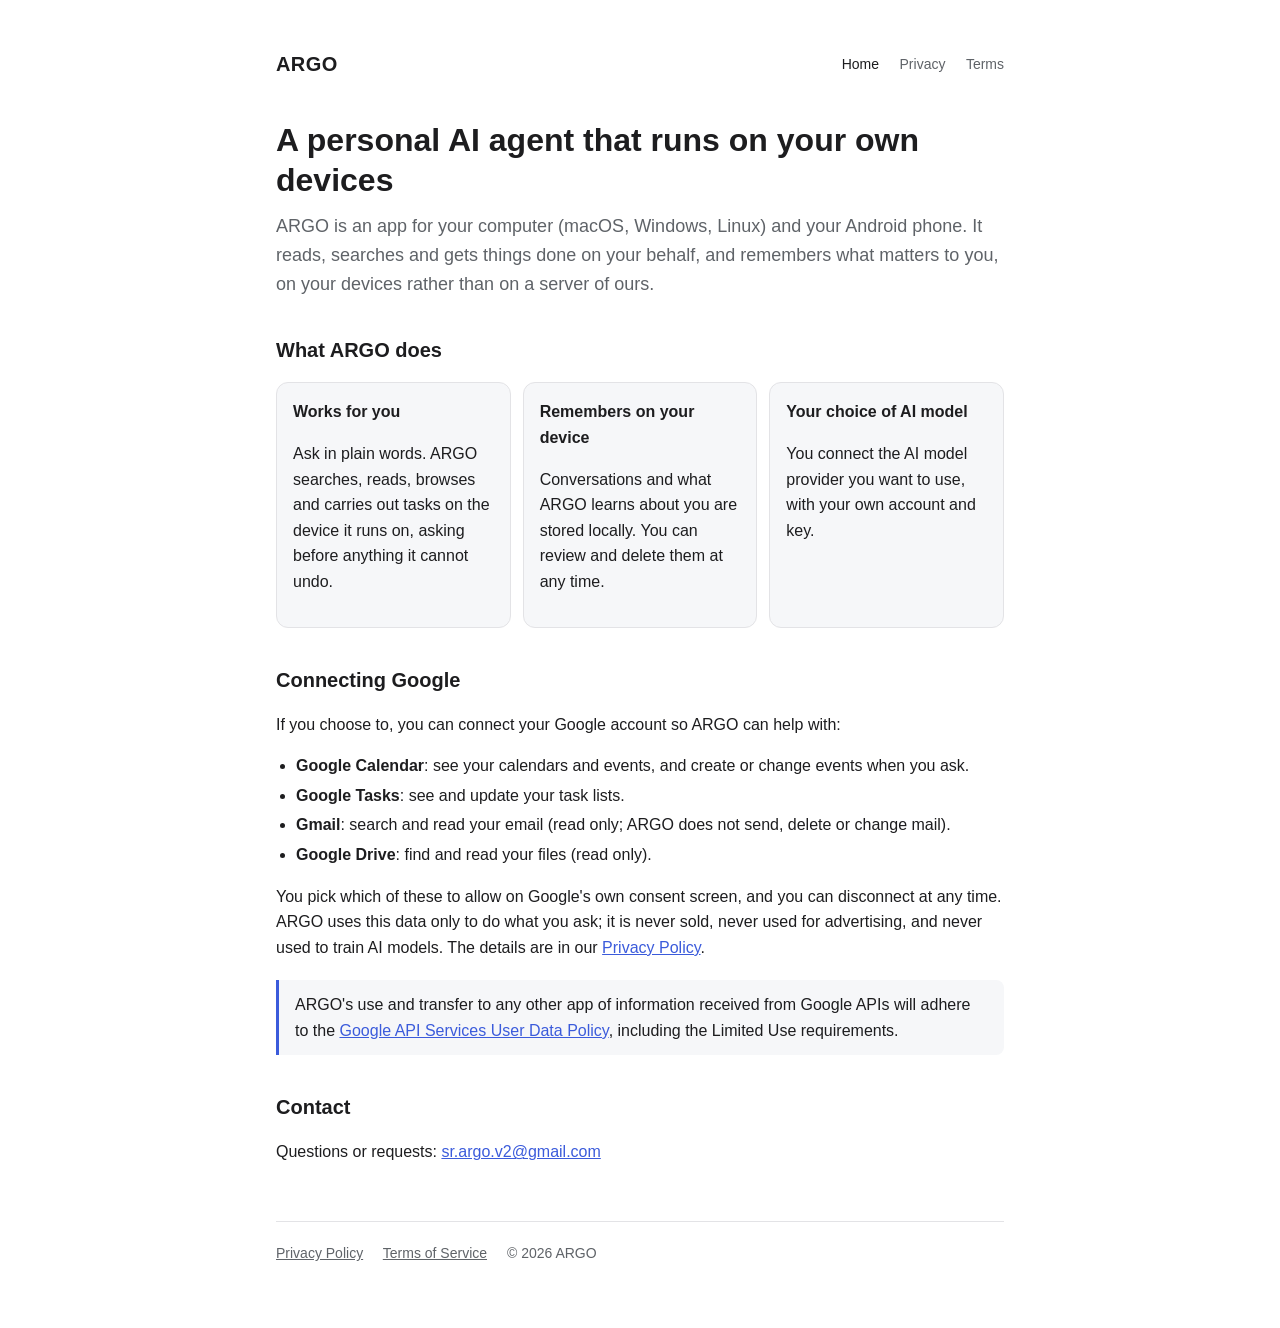
<file: index.html>
<!doctype html>
<html lang="en">
<head>
  <meta charset="utf-8">
  <meta name="viewport" content="width=device-width, initial-scale=1">
  <title>ARGO — a personal AI agent for your computer and phone</title>
  <meta name="description" content="ARGO is a personal AI agent that runs on your own computer and Android phone. It works with your Google Calendar, Tasks, Gmail and Drive when you connect them, and keeps your data on your devices.">
  <link rel="stylesheet" href="style.css">
</head>
<body>
<main>
  <header class="site">
    <a class="brand" href="./">ARGO</a>
    <nav>
      <a href="./" aria-current="page">Home</a>
      <a href="privacy.html">Privacy</a>
      <a href="terms.html">Terms</a>
    </nav>
  </header>

  <h1>A personal AI agent that runs on your own devices</h1>
  <p class="lead">ARGO is an app for your computer (macOS, Windows, Linux) and your Android phone. It reads, searches and gets things done on your behalf, and remembers what matters to you, on your devices rather than on a server of ours.</p>

  <h2>What ARGO does</h2>
  <div class="cards">
    <div class="card"><h3>Works for you</h3><p>Ask in plain words. ARGO searches, reads, browses and carries out tasks on the device it runs on, asking before anything it cannot undo.</p></div>
    <div class="card"><h3>Remembers on your device</h3><p>Conversations and what ARGO learns about you are stored locally. You can review and delete them at any time.</p></div>
    <div class="card"><h3>Your choice of AI model</h3><p>You connect the AI model provider you want to use, with your own account and key.</p></div>
  </div>

  <h2>Connecting Google</h2>
  <p>If you choose to, you can connect your Google account so ARGO can help with:</p>
  <ul>
    <li><strong>Google Calendar</strong>: see your calendars and events, and create or change events when you ask.</li>
    <li><strong>Google Tasks</strong>: see and update your task lists.</li>
    <li><strong>Gmail</strong>: search and read your email (read only; ARGO does not send, delete or change mail).</li>
    <li><strong>Google Drive</strong>: find and read your files (read only).</li>
  </ul>
  <p>You pick which of these to allow on Google's own consent screen, and you can disconnect at any time. ARGO uses this data only to do what you ask; it is never sold, never used for advertising, and never used to train AI models. The details are in our <a href="privacy.html">Privacy Policy</a>.</p>

  <div class="notice">ARGO's use and transfer to any other app of information received from Google APIs will adhere to the <a href="https://developers.google.com/terms/api-services-user-data-policy">Google API Services User Data Policy</a>, including the Limited Use requirements.</div>

  <h2>Contact</h2>
  <p>Questions or requests: <a href="mailto:sr.argo.v2@gmail.com">sr.argo.v2@gmail.com</a></p>

  <footer>
    <a href="privacy.html">Privacy Policy</a>
    <a href="terms.html">Terms of Service</a>
    <span>© 2026 ARGO</span>
  </footer>
</main>
</body>
</html>
</file>
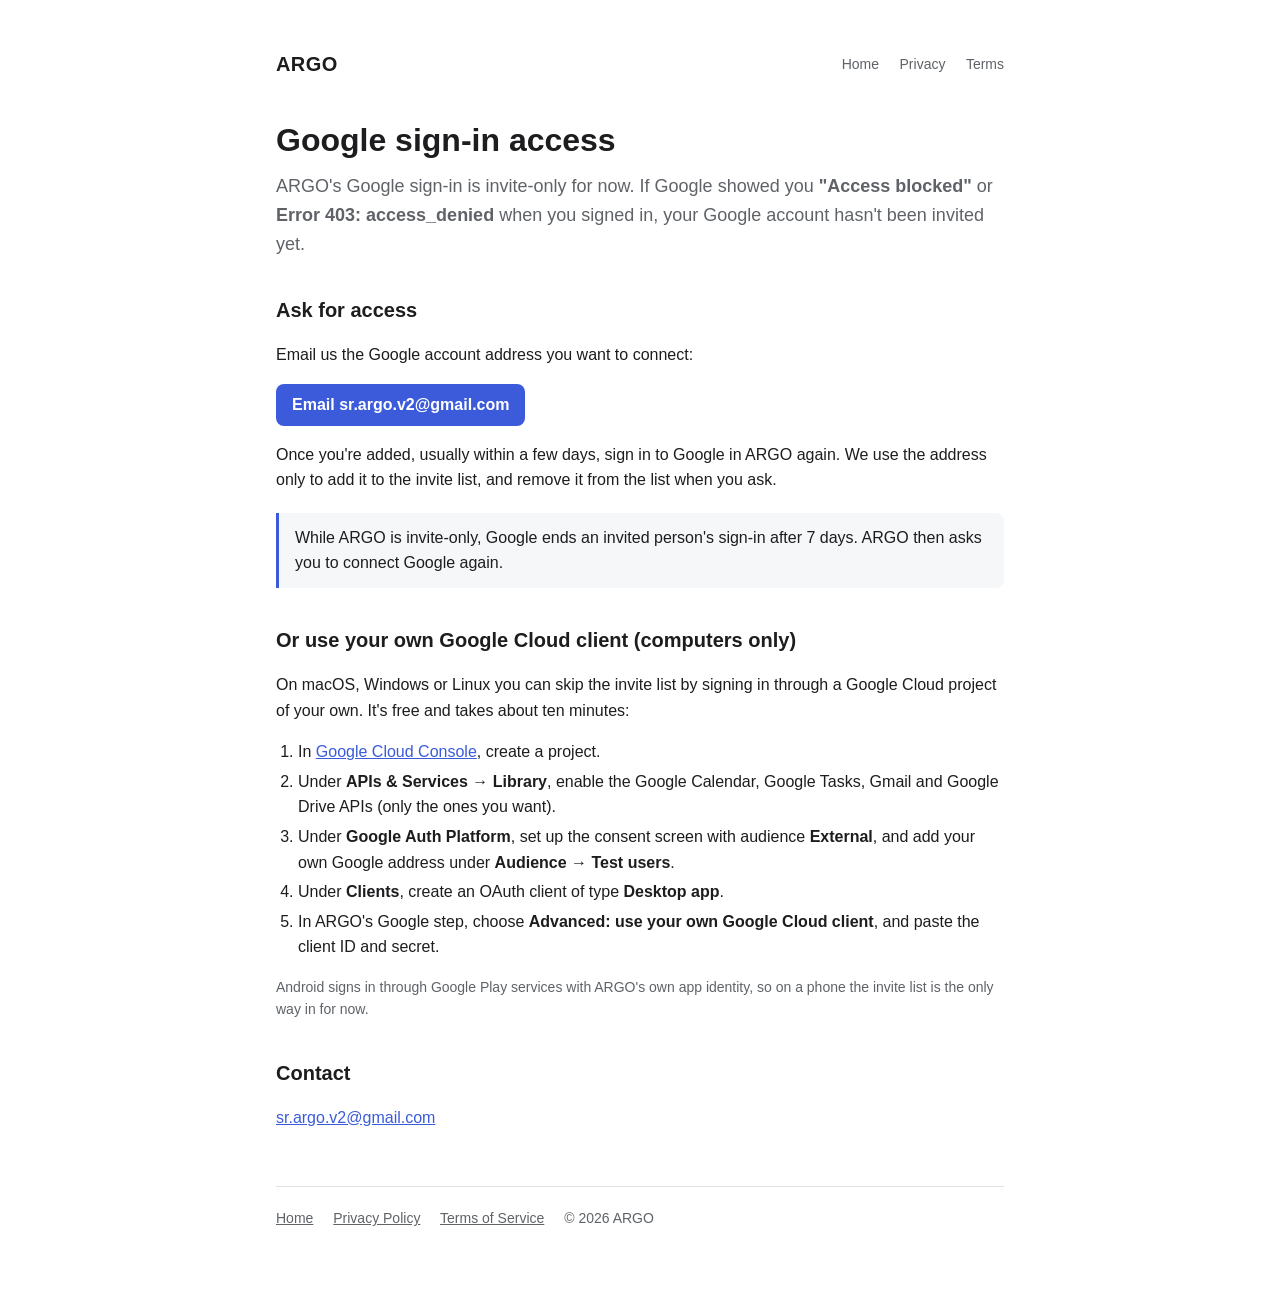
<file: access.html>
<!doctype html>
<html lang="en">
<head>
  <meta charset="utf-8">
  <meta name="viewport" content="width=device-width, initial-scale=1">
  <title>ARGO Google Access</title>
  <meta name="description" content="ARGO's Google sign-in is invite-only for now. How to ask for access, or use your own Google Cloud client instead.">
  <link rel="stylesheet" href="style.css">
</head>
<body>
<main>
  <header class="site">
    <a class="brand" href="./">ARGO</a>
    <nav>
      <a href="./">Home</a>
      <a href="privacy.html">Privacy</a>
      <a href="terms.html">Terms</a>
    </nav>
  </header>

  <h1>Google sign-in access</h1>
  <p class="lead">ARGO's Google sign-in is invite-only for now. If Google showed you <strong>"Access blocked"</strong> or <strong>Error 403: access_denied</strong> when you signed in, your Google account hasn't been invited yet.</p>

  <h2>Ask for access</h2>
  <p>Email us the Google account address you want to connect:</p>
  <p><a class="button" href="mailto:sr.argo.v2@gmail.com?subject=ARGO%20Google%20access&amp;body=Please%20invite%20this%20Google%20account%20to%20ARGO%27s%20Google%20sign-in%3A%20">Email sr.argo.v2@gmail.com</a></p>
  <p>Once you're added, usually within a few days, sign in to Google in ARGO again. We use the address only to add it to the invite list, and remove it from the list when you ask.</p>

  <div class="notice">While ARGO is invite-only, Google ends an invited person's sign-in after 7 days. ARGO then asks you to connect Google again.</div>

  <h2>Or use your own Google Cloud client (computers only)</h2>
  <p>On macOS, Windows or Linux you can skip the invite list by signing in through a Google Cloud project of your own. It's free and takes about ten minutes:</p>
  <ol>
    <li>In <a href="https://console.cloud.google.com/">Google Cloud Console</a>, create a project.</li>
    <li>Under <strong>APIs &amp; Services → Library</strong>, enable the Google Calendar, Google Tasks, Gmail and Google Drive APIs (only the ones you want).</li>
    <li>Under <strong>Google Auth Platform</strong>, set up the consent screen with audience <strong>External</strong>, and add your own Google address under <strong>Audience → Test users</strong>.</li>
    <li>Under <strong>Clients</strong>, create an OAuth client of type <strong>Desktop app</strong>.</li>
    <li>In ARGO's Google step, choose <strong>Advanced: use your own Google Cloud client</strong>, and paste the client ID and secret.</li>
  </ol>
  <p class="muted">Android signs in through Google Play services with ARGO's own app identity, so on a phone the invite list is the only way in for now.</p>

  <h2>Contact</h2>
  <p><a href="mailto:sr.argo.v2@gmail.com">sr.argo.v2@gmail.com</a></p>

  <footer>
    <a href="./">Home</a>
    <a href="privacy.html">Privacy Policy</a>
    <a href="terms.html">Terms of Service</a>
    <span>© 2026 ARGO</span>
  </footer>
</main>
</body>
</html>
</file>
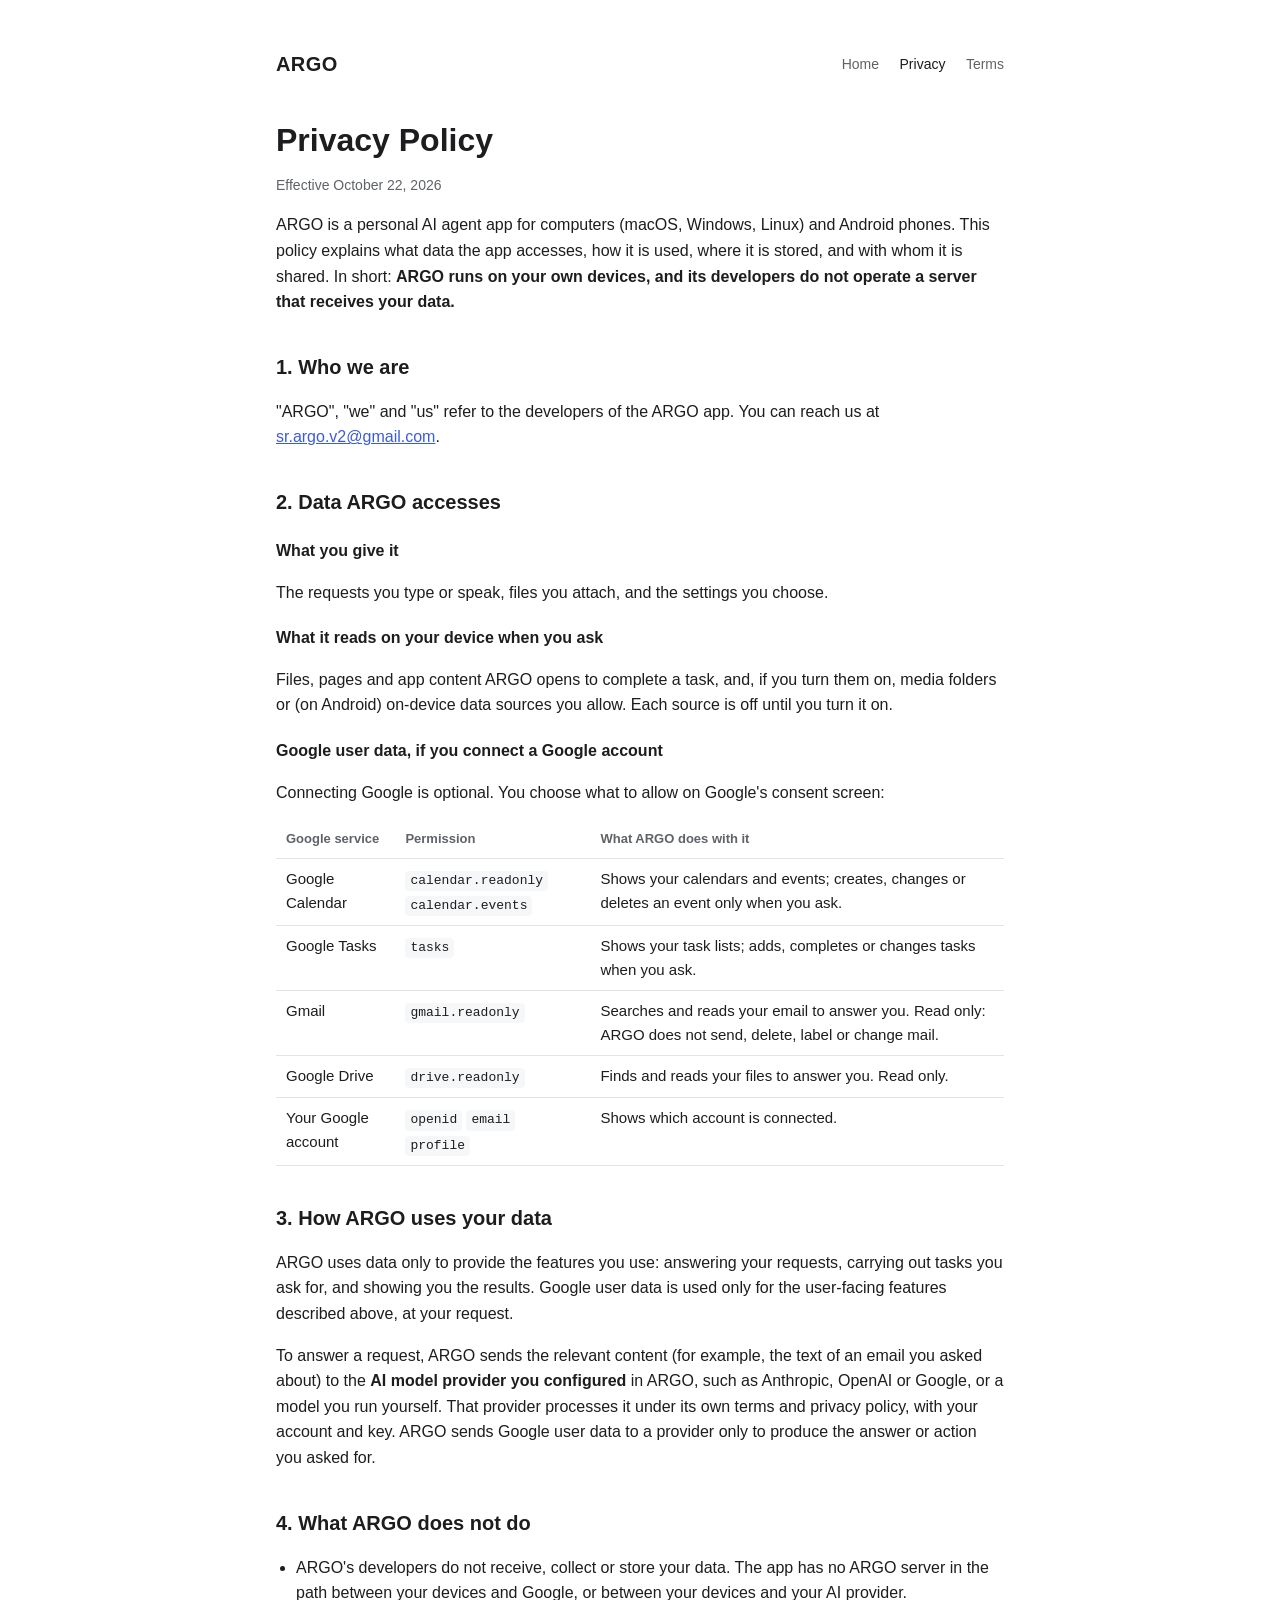
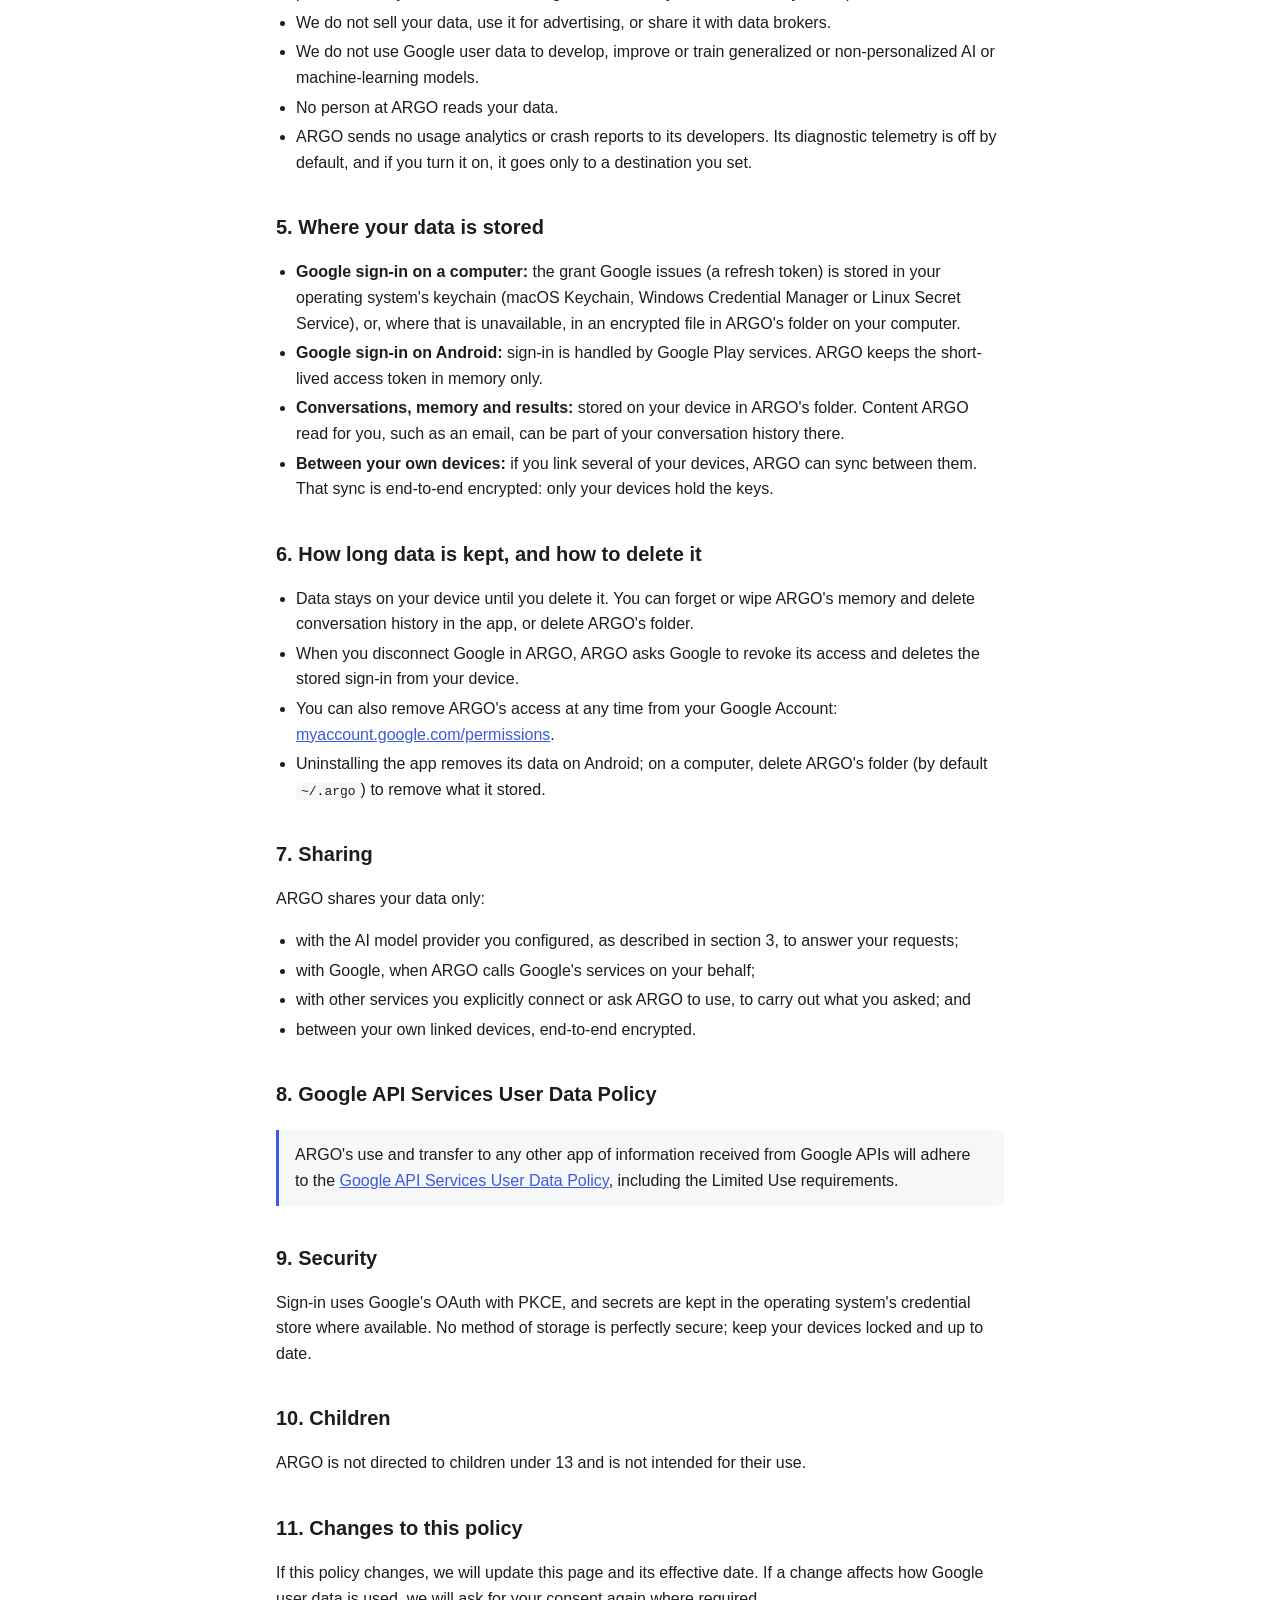
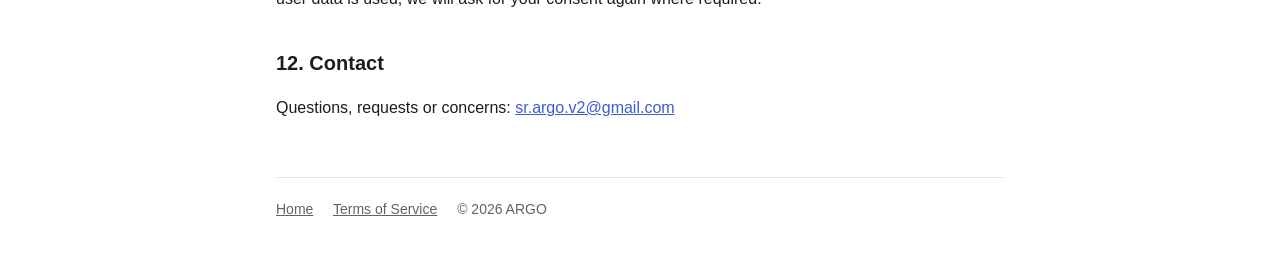
<file: privacy.html>
<!doctype html>
<html lang="en">
<head>
  <meta charset="utf-8">
  <meta name="viewport" content="width=device-width, initial-scale=1">
  <title>ARGO Privacy Policy</title>
  <meta name="description" content="How the ARGO app for desktop and Android accesses, uses, stores and shares your data, including data from Google APIs.">
  <link rel="stylesheet" href="style.css">
</head>
<body>
<main>
  <header class="site">
    <a class="brand" href="./">ARGO</a>
    <nav>
      <a href="./">Home</a>
      <a href="privacy.html" aria-current="page">Privacy</a>
      <a href="terms.html">Terms</a>
    </nav>
  </header>

  <h1>Privacy Policy</h1>
  <p class="muted">Effective October 22, 2026</p>

  <p>ARGO is a personal AI agent app for computers (macOS, Windows, Linux) and Android phones. This policy explains what data the app accesses, how it is used, where it is stored, and with whom it is shared. In short: <strong>ARGO runs on your own devices, and its developers do not operate a server that receives your data.</strong></p>

  <h2>1. Who we are</h2>
  <p>"ARGO", "we" and "us" refer to the developers of the ARGO app. You can reach us at <a href="mailto:sr.argo.v2@gmail.com">sr.argo.v2@gmail.com</a>.</p>

  <h2>2. Data ARGO accesses</h2>
  <h3>What you give it</h3>
  <p>The requests you type or speak, files you attach, and the settings you choose.</p>
  <h3>What it reads on your device when you ask</h3>
  <p>Files, pages and app content ARGO opens to complete a task, and, if you turn them on, media folders or (on Android) on-device data sources you allow. Each source is off until you turn it on.</p>
  <h3>Google user data, if you connect a Google account</h3>
  <p>Connecting Google is optional. You choose what to allow on Google's consent screen:</p>
  <table>
    <thead><tr><th>Google service</th><th>Permission</th><th>What ARGO does with it</th></tr></thead>
    <tbody>
      <tr><td>Google Calendar</td><td><code>calendar.<wbr>readonly</code> <code>calendar.<wbr>events</code></td><td>Shows your calendars and events; creates, changes or deletes an event only when you ask.</td></tr>
      <tr><td>Google Tasks</td><td><code>tasks</code></td><td>Shows your task lists; adds, completes or changes tasks when you ask.</td></tr>
      <tr><td>Gmail</td><td><code>gmail.<wbr>readonly</code></td><td>Searches and reads your email to answer you. Read only: ARGO does not send, delete, label or change mail.</td></tr>
      <tr><td>Google Drive</td><td><code>drive.<wbr>readonly</code></td><td>Finds and reads your files to answer you. Read only.</td></tr>
      <tr><td>Your Google account</td><td><code>openid</code> <code>email</code> <code>profile</code></td><td>Shows which account is connected.</td></tr>
    </tbody>
  </table>

  <h2>3. How ARGO uses your data</h2>
  <p>ARGO uses data only to provide the features you use: answering your requests, carrying out tasks you ask for, and showing you the results. Google user data is used only for the user-facing features described above, at your request.</p>
  <p>To answer a request, ARGO sends the relevant content (for example, the text of an email you asked about) to the <strong>AI model provider you configured</strong> in ARGO, such as Anthropic, OpenAI or Google, or a model you run yourself. That provider processes it under its own terms and privacy policy, with your account and key. ARGO sends Google user data to a provider only to produce the answer or action you asked for.</p>

  <h2>4. What ARGO does not do</h2>
  <ul>
    <li>ARGO's developers do not receive, collect or store your data. The app has no ARGO server in the path between your devices and Google, or between your devices and your AI provider.</li>
    <li>We do not sell your data, use it for advertising, or share it with data brokers.</li>
    <li>We do not use Google user data to develop, improve or train generalized or non-personalized AI or machine-learning models.</li>
    <li>No person at ARGO reads your data.</li>
    <li>ARGO sends no usage analytics or crash reports to its developers. Its diagnostic telemetry is off by default, and if you turn it on, it goes only to a destination you set.</li>
  </ul>

  <h2>5. Where your data is stored</h2>
  <ul>
    <li><strong>Google sign-in on a computer:</strong> the grant Google issues (a refresh token) is stored in your operating system's keychain (macOS Keychain, Windows Credential Manager or Linux Secret Service), or, where that is unavailable, in an encrypted file in ARGO's folder on your computer.</li>
    <li><strong>Google sign-in on Android:</strong> sign-in is handled by Google Play services. ARGO keeps the short-lived access token in memory only.</li>
    <li><strong>Conversations, memory and results:</strong> stored on your device in ARGO's folder. Content ARGO read for you, such as an email, can be part of your conversation history there.</li>
    <li><strong>Between your own devices:</strong> if you link several of your devices, ARGO can sync between them. That sync is end-to-end encrypted: only your devices hold the keys.</li>
  </ul>

  <h2>6. How long data is kept, and how to delete it</h2>
  <ul>
    <li>Data stays on your device until you delete it. You can forget or wipe ARGO's memory and delete conversation history in the app, or delete ARGO's folder.</li>
    <li>When you disconnect Google in ARGO, ARGO asks Google to revoke its access and deletes the stored sign-in from your device.</li>
    <li>You can also remove ARGO's access at any time from your Google Account: <a href="https://myaccount.google.com/permissions">myaccount.google.com/permissions</a>.</li>
    <li>Uninstalling the app removes its data on Android; on a computer, delete ARGO's folder (by default <code>~/.argo</code>) to remove what it stored.</li>
  </ul>

  <h2>7. Sharing</h2>
  <p>ARGO shares your data only:</p>
  <ul>
    <li>with the AI model provider you configured, as described in section 3, to answer your requests;</li>
    <li>with Google, when ARGO calls Google's services on your behalf;</li>
    <li>with other services you explicitly connect or ask ARGO to use, to carry out what you asked; and</li>
    <li>between your own linked devices, end-to-end encrypted.</li>
  </ul>

  <h2>8. Google API Services User Data Policy</h2>
  <div class="notice">ARGO's use and transfer to any other app of information received from Google APIs will adhere to the <a href="https://developers.google.com/terms/api-services-user-data-policy">Google API Services User Data Policy</a>, including the Limited Use requirements.</div>

  <h2>9. Security</h2>
  <p>Sign-in uses Google's OAuth with PKCE, and secrets are kept in the operating system's credential store where available. No method of storage is perfectly secure; keep your devices locked and up to date.</p>

  <h2>10. Children</h2>
  <p>ARGO is not directed to children under 13 and is not intended for their use.</p>

  <h2>11. Changes to this policy</h2>
  <p>If this policy changes, we will update this page and its effective date. If a change affects how Google user data is used, we will ask for your consent again where required.</p>

  <h2>12. Contact</h2>
  <p>Questions, requests or concerns: <a href="mailto:sr.argo.v2@gmail.com">sr.argo.v2@gmail.com</a></p>

  <footer>
    <a href="./">Home</a>
    <a href="terms.html">Terms of Service</a>
    <span>© 2026 ARGO</span>
  </footer>
</main>
</body>
</html>
</file>
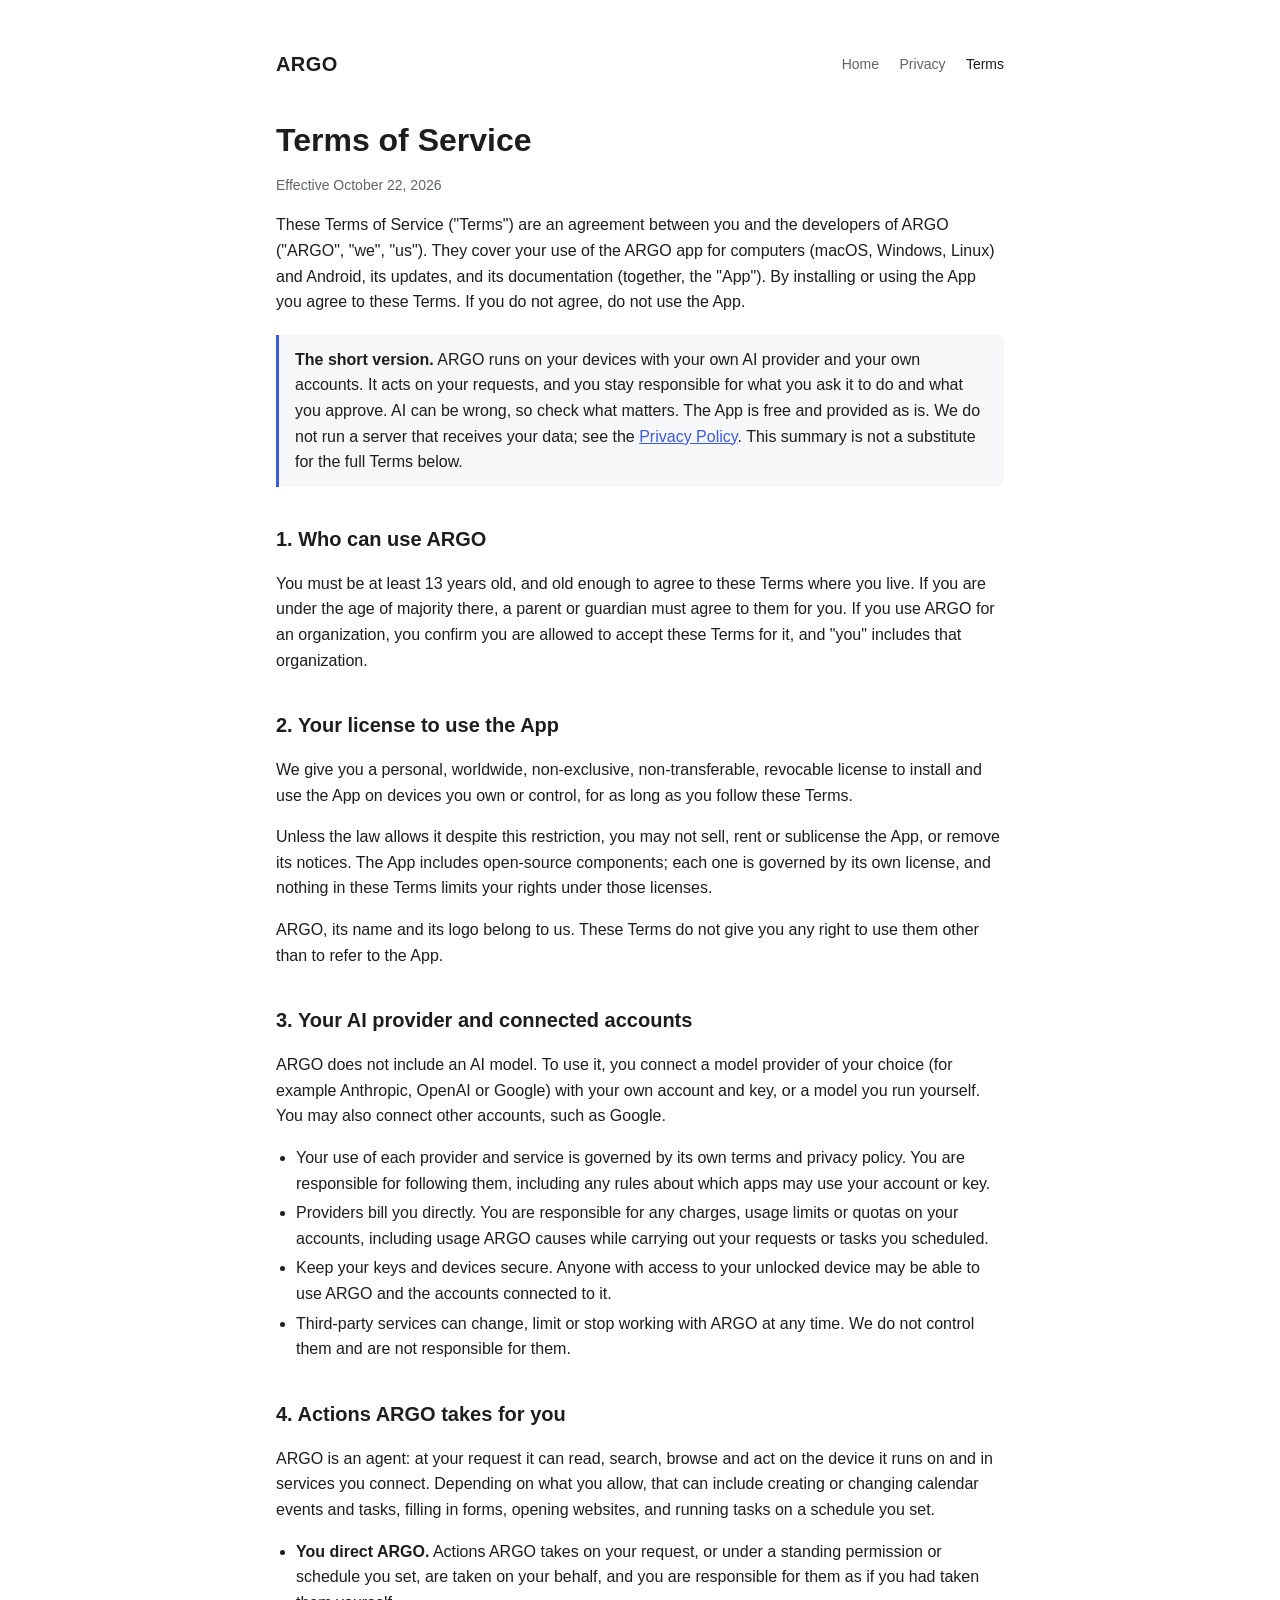
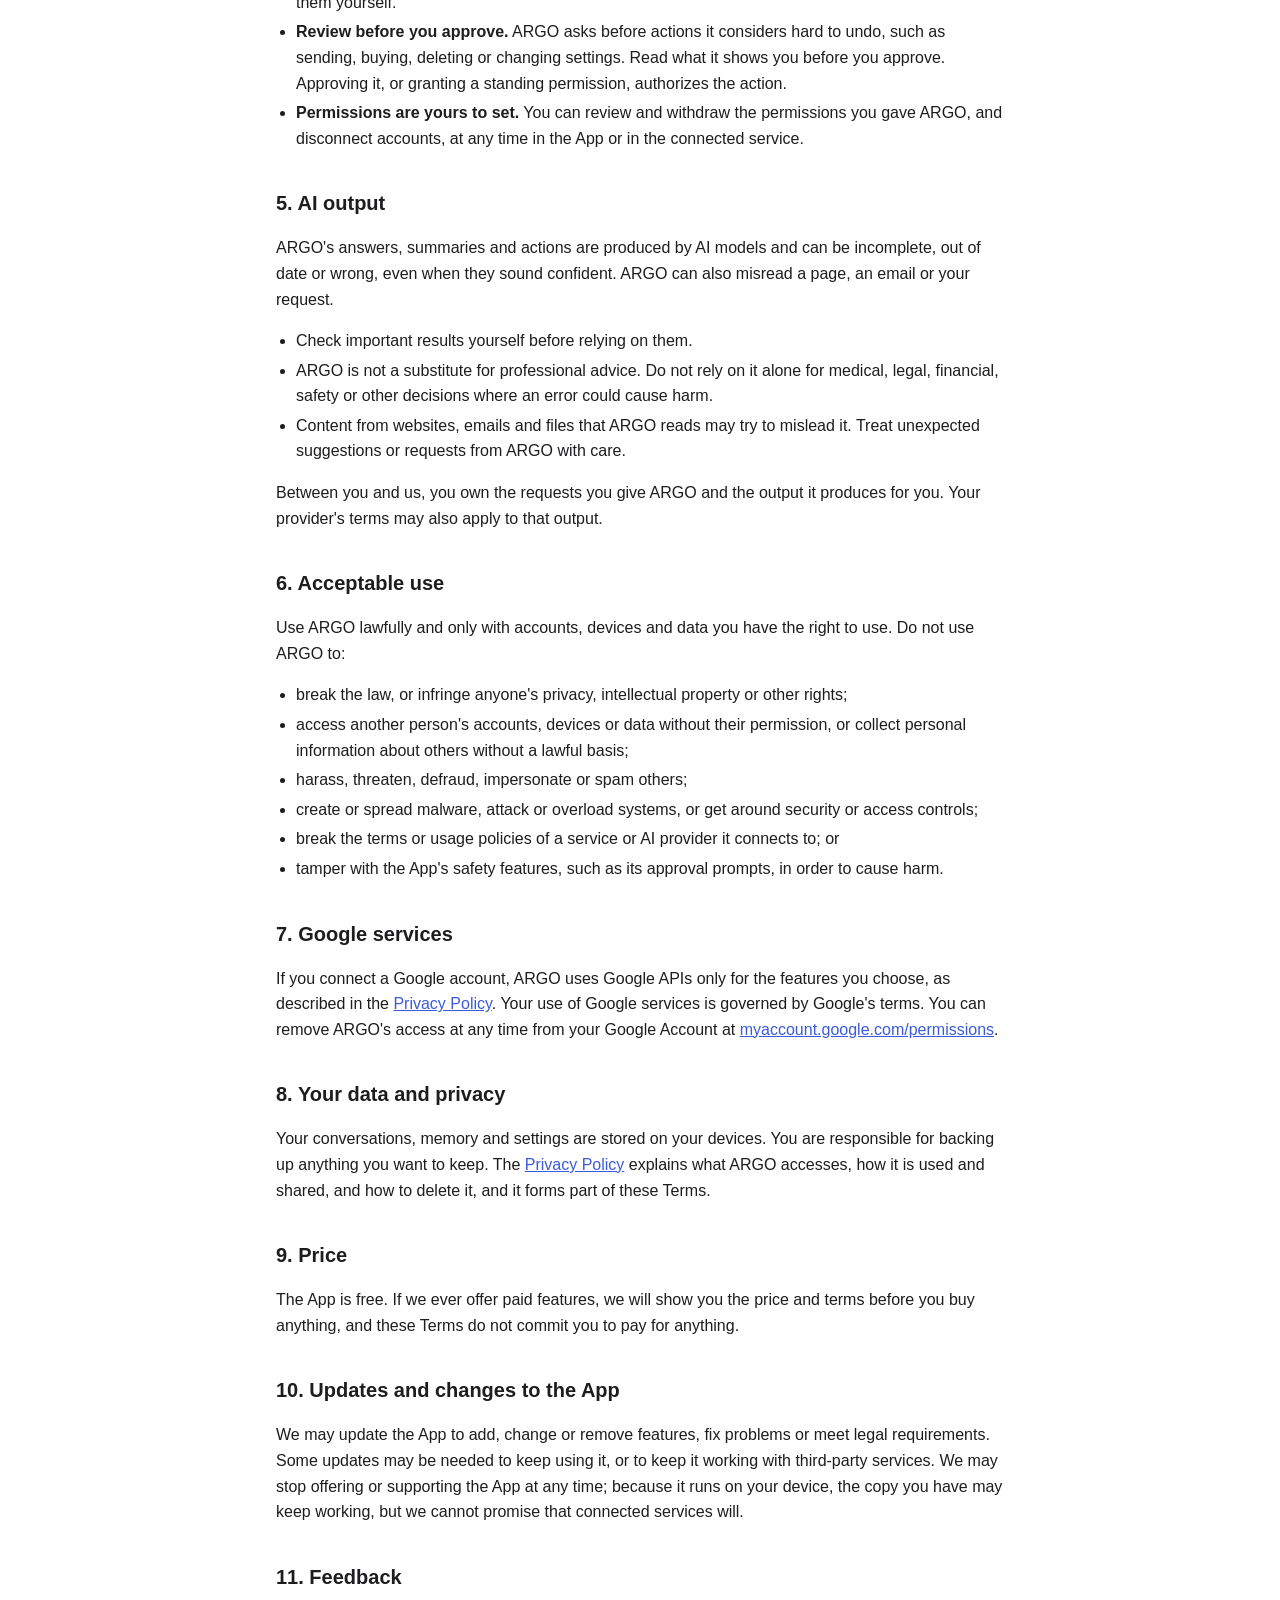
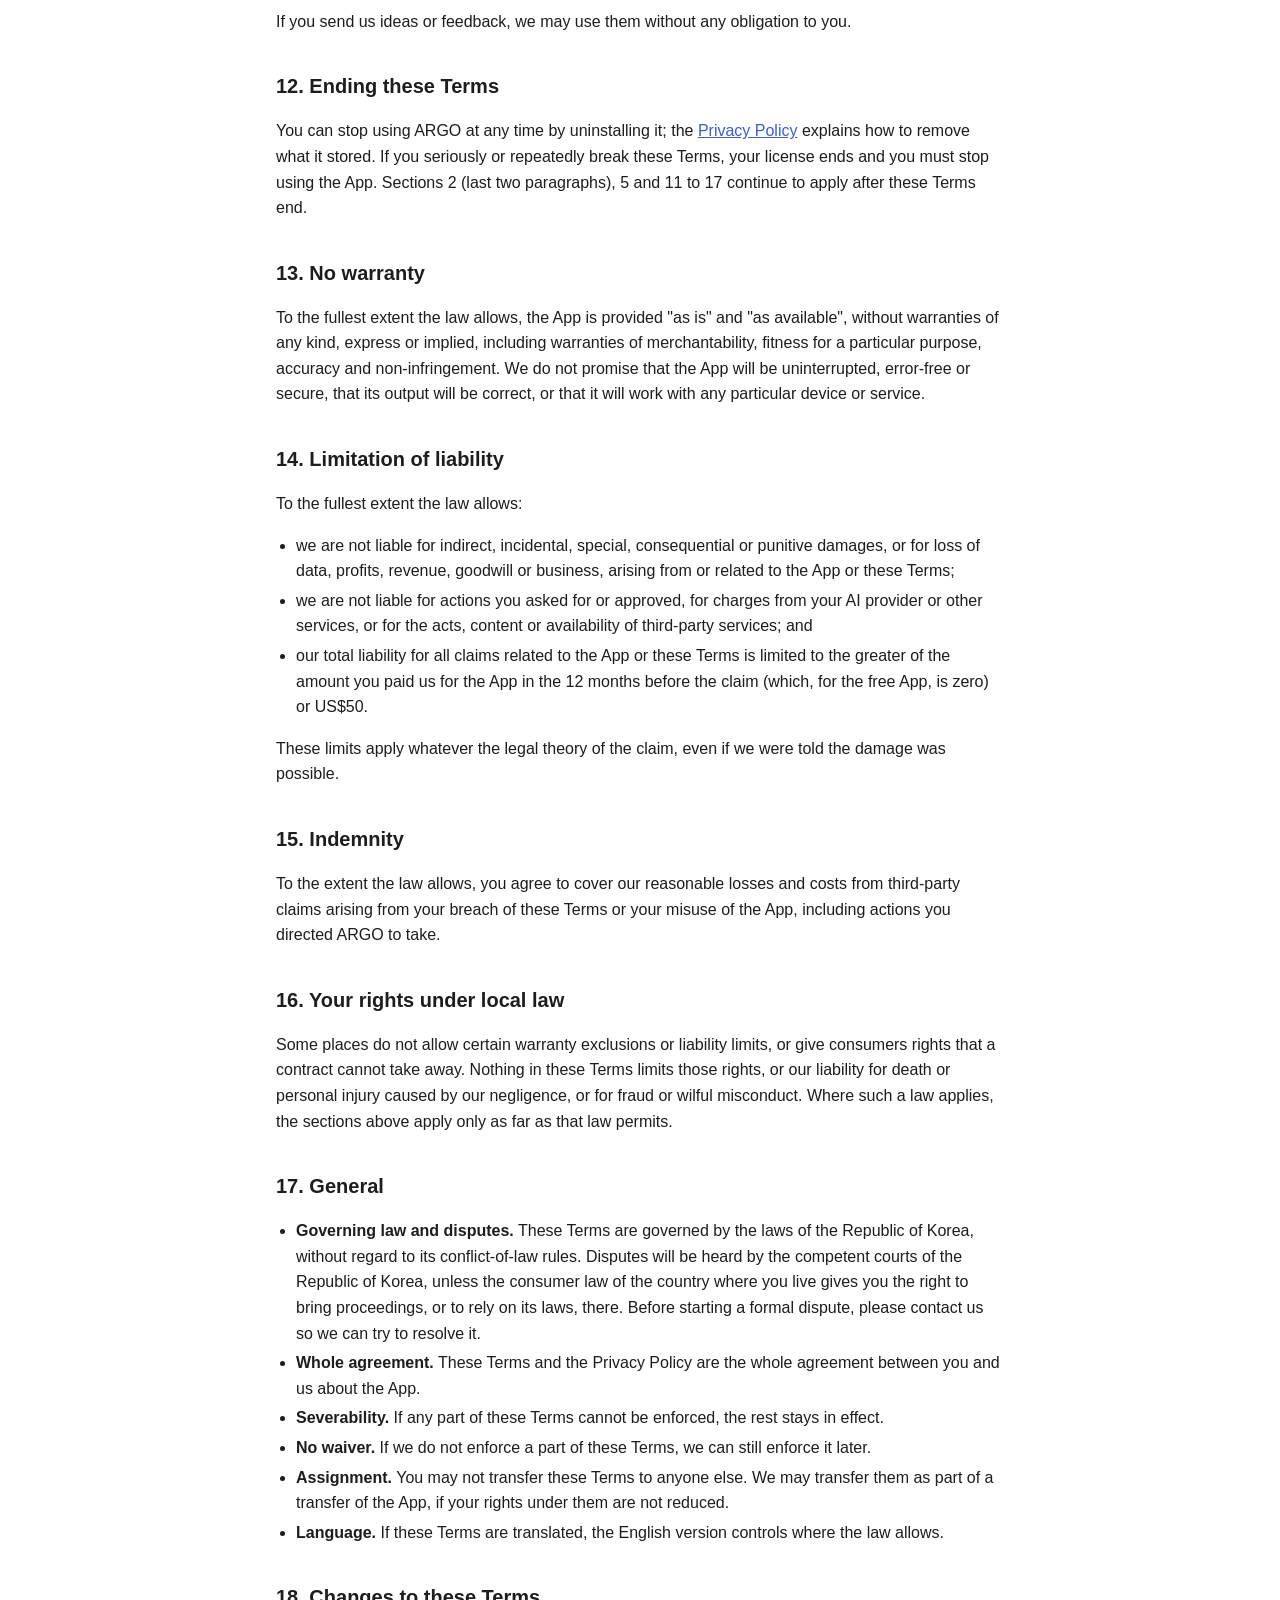
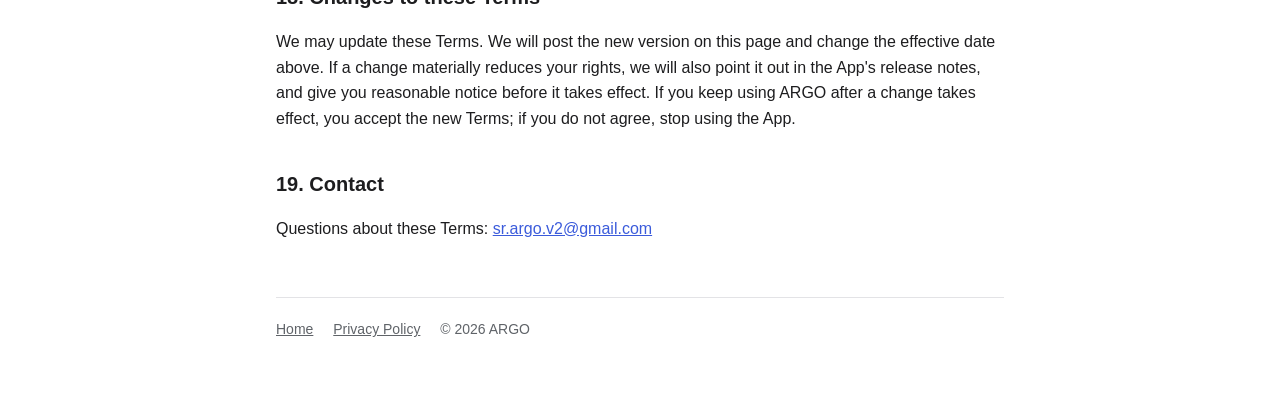
<file: terms.html>
<!doctype html>
<html lang="en">
<head>
  <meta charset="utf-8">
  <meta name="viewport" content="width=device-width, initial-scale=1">
  <title>ARGO Terms of Service</title>
  <meta name="description" content="The terms for using the ARGO app for desktop and Android: your accounts and AI provider, actions ARGO takes for you, acceptable use, and our responsibilities.">
  <link rel="stylesheet" href="style.css">
</head>
<body>
<main>
  <header class="site">
    <a class="brand" href="./">ARGO</a>
    <nav>
      <a href="./">Home</a>
      <a href="privacy.html">Privacy</a>
      <a href="terms.html" aria-current="page">Terms</a>
    </nav>
  </header>

  <h1>Terms of Service</h1>
  <p class="muted">Effective October 22, 2026</p>

  <p>These Terms of Service ("Terms") are an agreement between you and the developers of ARGO ("ARGO", "we", "us"). They cover your use of the ARGO app for computers (macOS, Windows, Linux) and Android, its updates, and its documentation (together, the "App"). By installing or using the App you agree to these Terms. If you do not agree, do not use the App.</p>

  <div class="notice"><strong>The short version.</strong> ARGO runs on your devices with your own AI provider and your own accounts. It acts on your requests, and you stay responsible for what you ask it to do and what you approve. AI can be wrong, so check what matters. The App is free and provided as is. We do not run a server that receives your data; see the <a href="privacy.html">Privacy Policy</a>. This summary is not a substitute for the full Terms below.</div>

  <h2>1. Who can use ARGO</h2>
  <p>You must be at least 13 years old, and old enough to agree to these Terms where you live. If you are under the age of majority there, a parent or guardian must agree to them for you. If you use ARGO for an organization, you confirm you are allowed to accept these Terms for it, and "you" includes that organization.</p>

  <h2>2. Your license to use the App</h2>
  <p>We give you a personal, worldwide, non-exclusive, non-transferable, revocable license to install and use the App on devices you own or control, for as long as you follow these Terms.</p>
  <p>Unless the law allows it despite this restriction, you may not sell, rent or sublicense the App, or remove its notices. The App includes open-source components; each one is governed by its own license, and nothing in these Terms limits your rights under those licenses.</p>
  <p>ARGO, its name and its logo belong to us. These Terms do not give you any right to use them other than to refer to the App.</p>

  <h2>3. Your AI provider and connected accounts</h2>
  <p>ARGO does not include an AI model. To use it, you connect a model provider of your choice (for example Anthropic, OpenAI or Google) with your own account and key, or a model you run yourself. You may also connect other accounts, such as Google.</p>
  <ul>
    <li>Your use of each provider and service is governed by its own terms and privacy policy. You are responsible for following them, including any rules about which apps may use your account or key.</li>
    <li>Providers bill you directly. You are responsible for any charges, usage limits or quotas on your accounts, including usage ARGO causes while carrying out your requests or tasks you scheduled.</li>
    <li>Keep your keys and devices secure. Anyone with access to your unlocked device may be able to use ARGO and the accounts connected to it.</li>
    <li>Third-party services can change, limit or stop working with ARGO at any time. We do not control them and are not responsible for them.</li>
  </ul>

  <h2>4. Actions ARGO takes for you</h2>
  <p>ARGO is an agent: at your request it can read, search, browse and act on the device it runs on and in services you connect. Depending on what you allow, that can include creating or changing calendar events and tasks, filling in forms, opening websites, and running tasks on a schedule you set.</p>
  <ul>
    <li><strong>You direct ARGO.</strong> Actions ARGO takes on your request, or under a standing permission or schedule you set, are taken on your behalf, and you are responsible for them as if you had taken them yourself.</li>
    <li><strong>Review before you approve.</strong> ARGO asks before actions it considers hard to undo, such as sending, buying, deleting or changing settings. Read what it shows you before you approve. Approving it, or granting a standing permission, authorizes the action.</li>
    <li><strong>Permissions are yours to set.</strong> You can review and withdraw the permissions you gave ARGO, and disconnect accounts, at any time in the App or in the connected service.</li>
  </ul>

  <h2>5. AI output</h2>
  <p>ARGO's answers, summaries and actions are produced by AI models and can be incomplete, out of date or wrong, even when they sound confident. ARGO can also misread a page, an email or your request.</p>
  <ul>
    <li>Check important results yourself before relying on them.</li>
    <li>ARGO is not a substitute for professional advice. Do not rely on it alone for medical, legal, financial, safety or other decisions where an error could cause harm.</li>
    <li>Content from websites, emails and files that ARGO reads may try to mislead it. Treat unexpected suggestions or requests from ARGO with care.</li>
  </ul>
  <p>Between you and us, you own the requests you give ARGO and the output it produces for you. Your provider's terms may also apply to that output.</p>

  <h2>6. Acceptable use</h2>
  <p>Use ARGO lawfully and only with accounts, devices and data you have the right to use. Do not use ARGO to:</p>
  <ul>
    <li>break the law, or infringe anyone's privacy, intellectual property or other rights;</li>
    <li>access another person's accounts, devices or data without their permission, or collect personal information about others without a lawful basis;</li>
    <li>harass, threaten, defraud, impersonate or spam others;</li>
    <li>create or spread malware, attack or overload systems, or get around security or access controls;</li>
    <li>break the terms or usage policies of a service or AI provider it connects to; or</li>
    <li>tamper with the App's safety features, such as its approval prompts, in order to cause harm.</li>
  </ul>

  <h2>7. Google services</h2>
  <p>If you connect a Google account, ARGO uses Google APIs only for the features you choose, as described in the <a href="privacy.html">Privacy Policy</a>. Your use of Google services is governed by Google's terms. You can remove ARGO's access at any time from your Google Account at <a href="https://myaccount.google.com/permissions">myaccount.google.com/permissions</a>.</p>

  <h2>8. Your data and privacy</h2>
  <p>Your conversations, memory and settings are stored on your devices. You are responsible for backing up anything you want to keep. The <a href="privacy.html">Privacy Policy</a> explains what ARGO accesses, how it is used and shared, and how to delete it, and it forms part of these Terms.</p>

  <h2>9. Price</h2>
  <p>The App is free. If we ever offer paid features, we will show you the price and terms before you buy anything, and these Terms do not commit you to pay for anything.</p>

  <h2>10. Updates and changes to the App</h2>
  <p>We may update the App to add, change or remove features, fix problems or meet legal requirements. Some updates may be needed to keep using it, or to keep it working with third-party services. We may stop offering or supporting the App at any time; because it runs on your device, the copy you have may keep working, but we cannot promise that connected services will.</p>

  <h2>11. Feedback</h2>
  <p>If you send us ideas or feedback, we may use them without any obligation to you.</p>

  <h2>12. Ending these Terms</h2>
  <p>You can stop using ARGO at any time by uninstalling it; the <a href="privacy.html">Privacy Policy</a> explains how to remove what it stored. If you seriously or repeatedly break these Terms, your license ends and you must stop using the App. Sections 2 (last two paragraphs), 5 and 11 to 17 continue to apply after these Terms end.</p>

  <h2>13. No warranty</h2>
  <p>To the fullest extent the law allows, the App is provided "as is" and "as available", without warranties of any kind, express or implied, including warranties of merchantability, fitness for a particular purpose, accuracy and non-infringement. We do not promise that the App will be uninterrupted, error-free or secure, that its output will be correct, or that it will work with any particular device or service.</p>

  <h2>14. Limitation of liability</h2>
  <p>To the fullest extent the law allows:</p>
  <ul>
    <li>we are not liable for indirect, incidental, special, consequential or punitive damages, or for loss of data, profits, revenue, goodwill or business, arising from or related to the App or these Terms;</li>
    <li>we are not liable for actions you asked for or approved, for charges from your AI provider or other services, or for the acts, content or availability of third-party services; and</li>
    <li>our total liability for all claims related to the App or these Terms is limited to the greater of the amount you paid us for the App in the 12 months before the claim (which, for the free App, is zero) or US$50.</li>
  </ul>
  <p>These limits apply whatever the legal theory of the claim, even if we were told the damage was possible.</p>

  <h2>15. Indemnity</h2>
  <p>To the extent the law allows, you agree to cover our reasonable losses and costs from third-party claims arising from your breach of these Terms or your misuse of the App, including actions you directed ARGO to take.</p>

  <h2>16. Your rights under local law</h2>
  <p>Some places do not allow certain warranty exclusions or liability limits, or give consumers rights that a contract cannot take away. Nothing in these Terms limits those rights, or our liability for death or personal injury caused by our negligence, or for fraud or wilful misconduct. Where such a law applies, the sections above apply only as far as that law permits.</p>

  <h2>17. General</h2>
  <ul>
    <li><strong>Governing law and disputes.</strong> These Terms are governed by the laws of the Republic of Korea, without regard to its conflict-of-law rules. Disputes will be heard by the competent courts of the Republic of Korea, unless the consumer law of the country where you live gives you the right to bring proceedings, or to rely on its laws, there. Before starting a formal dispute, please contact us so we can try to resolve it.</li>
    <li><strong>Whole agreement.</strong> These Terms and the Privacy Policy are the whole agreement between you and us about the App.</li>
    <li><strong>Severability.</strong> If any part of these Terms cannot be enforced, the rest stays in effect.</li>
    <li><strong>No waiver.</strong> If we do not enforce a part of these Terms, we can still enforce it later.</li>
    <li><strong>Assignment.</strong> You may not transfer these Terms to anyone else. We may transfer them as part of a transfer of the App, if your rights under them are not reduced.</li>
    <li><strong>Language.</strong> If these Terms are translated, the English version controls where the law allows.</li>
  </ul>

  <h2>18. Changes to these Terms</h2>
  <p>We may update these Terms. We will post the new version on this page and change the effective date above. If a change materially reduces your rights, we will also point it out in the App's release notes, and give you reasonable notice before it takes effect. If you keep using ARGO after a change takes effect, you accept the new Terms; if you do not agree, stop using the App.</p>

  <h2>19. Contact</h2>
  <p>Questions about these Terms: <a href="mailto:sr.argo.v2@gmail.com">sr.argo.v2@gmail.com</a></p>

  <footer>
    <a href="./">Home</a>
    <a href="privacy.html">Privacy Policy</a>
    <span>© 2026 ARGO</span>
  </footer>
</main>
</body>
</html>
</file>
<file: style.css>
:root {
  --bg: #ffffff;
  --fg: #1d1d1f;
  --muted: #5f6368;
  --line: #e3e3e6;
  --accent: #3b5bdb;
  --card: #f6f7f9;
}
@media (prefers-color-scheme: dark) {
  :root {
    --bg: #121214;
    --fg: #ececf0;
    --muted: #a1a1aa;
    --line: #2a2a2f;
    --accent: #8fa8ff;
    --card: #1b1b1f;
  }
}
* { box-sizing: border-box; }
body {
  margin: 0;
  background: var(--bg);
  color: var(--fg);
  font: 16px/1.6 -apple-system, BlinkMacSystemFont, "Segoe UI", Roboto, "Noto Sans KR", sans-serif;
}
main { max-width: 760px; margin: 0 auto; padding: 48px 16px 64px; }
header.site { display: flex; align-items: center; justify-content: space-between; gap: 16px; margin-bottom: 40px; }
header.site a.brand { font-weight: 700; font-size: 20px; color: var(--fg); text-decoration: none; letter-spacing: 0.02em; }
nav a { color: var(--muted); text-decoration: none; margin-left: 16px; font-size: 14px; }
nav a:hover, nav a[aria-current="page"] { color: var(--fg); }
h1 { font-size: 32px; line-height: 1.25; margin: 0 0 12px; }
h2 { font-size: 20px; margin: 36px 0 8px; }
h3 { font-size: 16px; margin: 20px 0 4px; }
p, li { color: var(--fg); }
.lead { font-size: 18px; color: var(--muted); margin: 0 0 28px; }
.muted { color: var(--muted); font-size: 14px; }
a { color: var(--accent); }
ul { padding-left: 20px; }
.cards { display: grid; grid-template-columns: repeat(auto-fit, minmax(200px, 1fr)); gap: 12px; margin: 16px 0; }
.card { background: var(--card); border: 1px solid var(--line); border-radius: 12px; padding: 16px; }
.card h3 { margin-top: 0; }
table { width: 100%; border-collapse: collapse; margin: 12px 0; font-size: 15px; }
th, td { text-align: left; vertical-align: top; padding: 8px 10px; border-bottom: 1px solid var(--line); }
th { color: var(--muted); font-weight: 600; font-size: 13px; }
code { font: 13px/1.4 ui-monospace, SFMono-Regular, Menlo, monospace; background: var(--card); padding: 1px 5px; border-radius: 4px; overflow-wrap: anywhere; }
td code { display: inline-block; margin: 1px 0; white-space: nowrap; }
@media (max-width: 520px) { td code { white-space: normal; overflow-wrap: normal; } }
a.button { display: inline-block; padding: 8px 16px; border-radius: 8px; background: var(--accent); color: var(--bg); text-decoration: none; font-weight: 600; }
ol { padding-left: 22px; }
li { margin: 4px 0; }
.notice { border-left: 3px solid var(--accent); background: var(--card); padding: 12px 16px; border-radius: 0 8px 8px 0; margin: 20px 0; }
footer { margin-top: 56px; padding-top: 20px; border-top: 1px solid var(--line); color: var(--muted); font-size: 14px; }
footer a { color: var(--muted); margin-right: 16px; }
@media (max-width: 520px) {
  h1 { font-size: 26px; }
  header.site { flex-direction: column; align-items: flex-start; }
  nav a { margin: 0 16px 0 0; }
  th, td { padding: 6px; }
}
</file>
